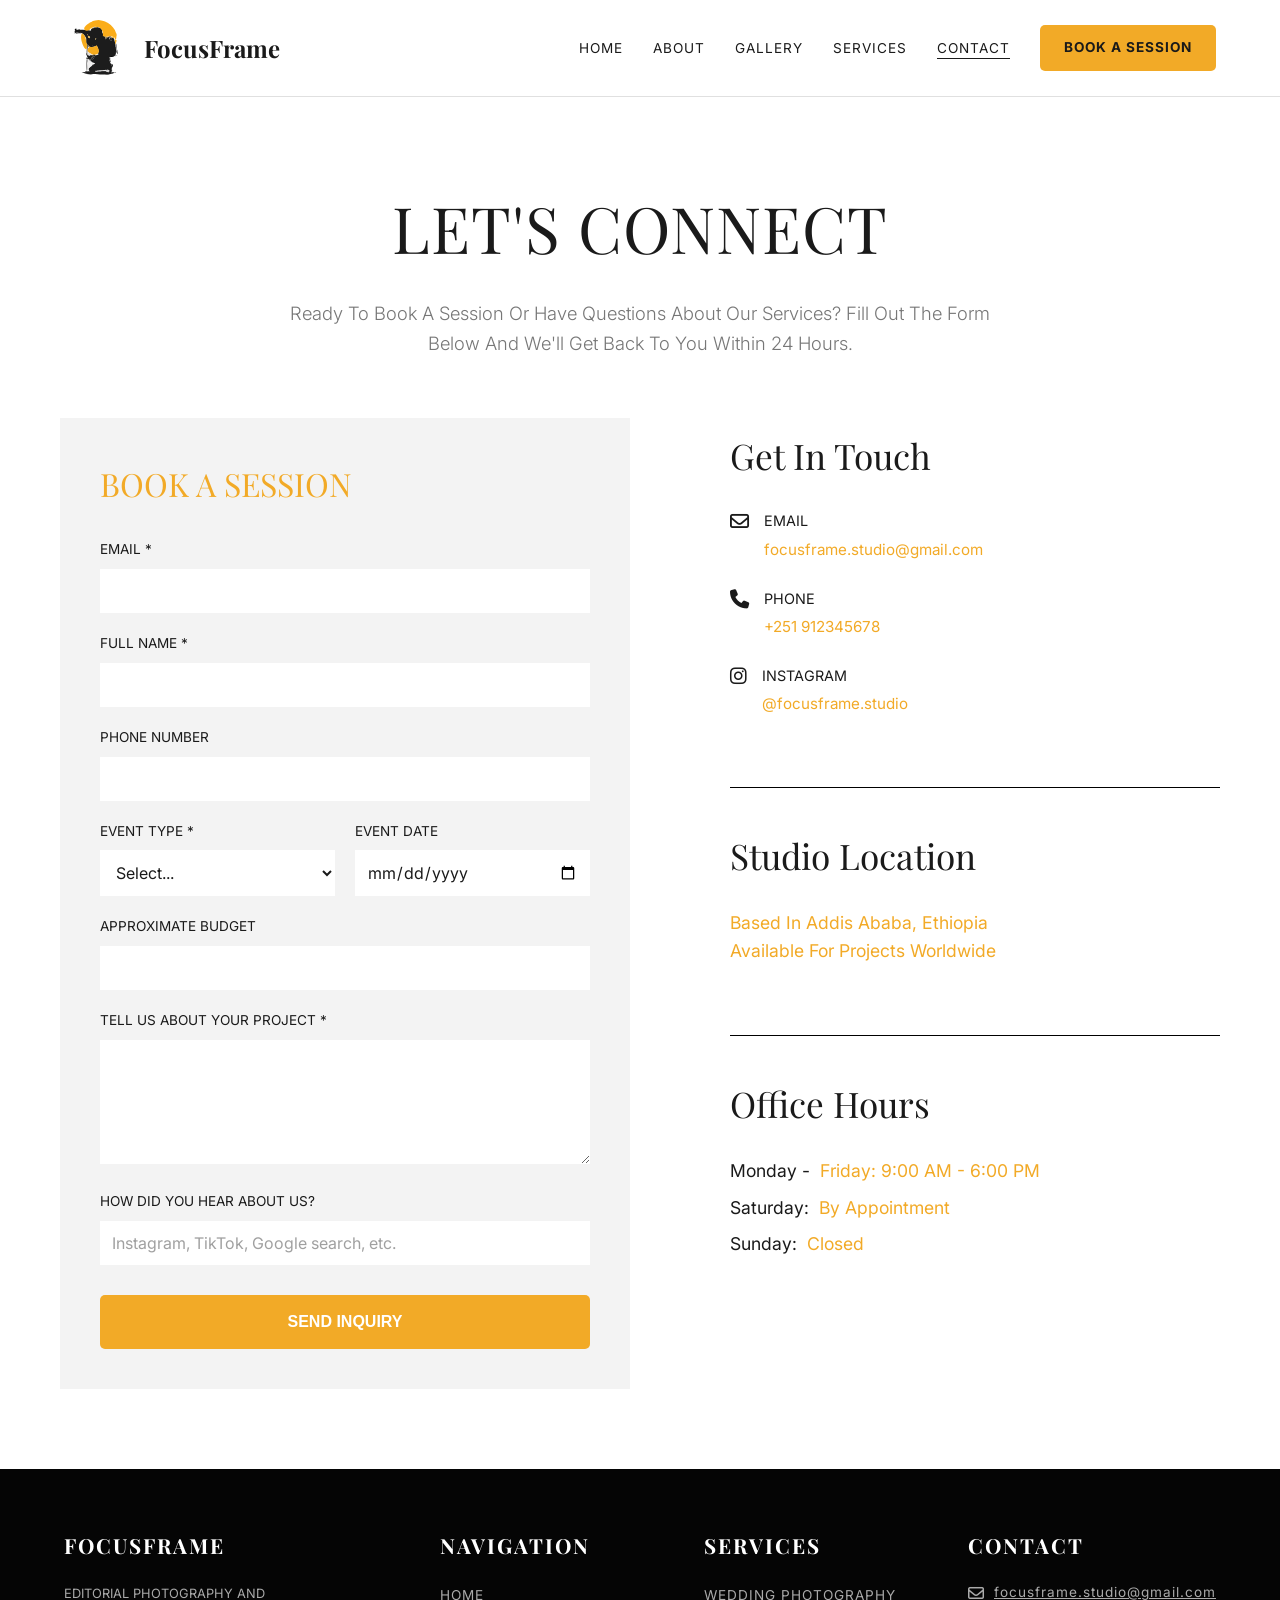
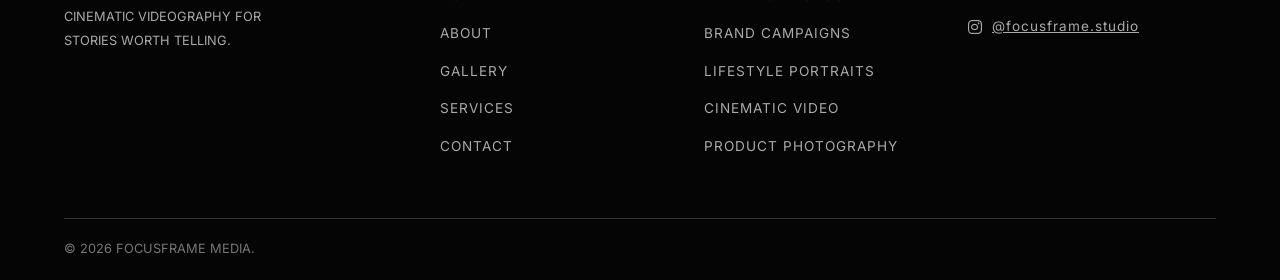
<file: pages/contact.html>
<!DOCTYPE html>
<html lang="en">
<head>
    <meta charset="UTF-8">
    <meta name="viewport" content="width=device-width, initial-scale=1.0">
    <title>FocusFrame - Contact</title>

    <!-- Google Fonts -->
    <link href="https://fonts.googleapis.com/css2?family=Inter:wght@400;500;600&family=Playfair+Display:wght@400;600;700&display=swap" rel="stylesheet">
    <link rel="stylesheet" href="https://cdnjs.cloudflare.com/ajax/libs/font-awesome/6.4.0/css/all.min.css">

    <link rel="stylesheet" href="../styles/contact.css">
    <link rel="stylesheet" href="../styles/header_footer.css">
</head>
<body>

    <!-- Header / Navigation -->
    <header class="site-header">
        <div class="logo">
            <img src="../gallery/Untitled-1.svg" alt="Camera Icon" class="logo-icon">
            <span><a href="../index.html">FocusFrame</a></span>
        </div>
        <nav class="main-nav">
            <ul>
                <li><a href="../index.html">HOME</a></li>
                <li><a href="about.html">ABOUT</a></li>
                <li><a href="gallery.html">GALLERY</a></li>
                <li><a href="services.html">SERVICES</a></li>
                <li><a href="contact.html" class="active">CONTACT</a></li>
            </ul>
            <a href="contact.html" class="btn-primary header-btn">BOOK A SESSION</a>

        </nav>
    </header>

    <!-- Hero Section -->
    <section class="hero">
        <h1>LET'S CONNECT</h1>
        <p>Ready To Book A Session Or Have Questions About Our Services? Fill Out The Form<br>Below And We'll Get Back To You Within 24 Hours.</p>
    </section>

    <!-- Main Content: Form and Info -->
    <main class="contact-container">
        
        <!-- Left Side: Form -->
        <div class="form-section">
            <h2 class="form-title">BOOK A SESSION</h2>
            <form action="#" method="POST">
                <div class="form-group">
                    <label for="email">EMAIL *</label>
                    <input type="email" id="email" name="email" required>
                </div>
                
                <div class="form-group">
                    <label for="fullname">FULL NAME *</label>
                    <input type="text" id="fullname" name="fullname" required>
                </div>

                <div class="form-group">
                    <label for="phone">PHONE NUMBER</label>
                    <input type="tel" id="phone" name="phone">
                </div>

                <div class="form-row">
                    <div class="form-group half-width">
                        <label for="event-type">EVENT TYPE *</label>
                        <select id="event-type" name="event-type" required>
                            <option value="">Select...</option>
                            <option value="wedding">Wedding</option>
                            <option value="brand">Brand/Product</option>
                            <option value="lifestyle">Lifestyle/Portrait</option>
                            <option value="other">Other</option>
                        </select>
                    </div>
                    <div class="form-group half-width">
                        <label for="event-date">EVENT DATE</label>
                        <input type="date" id="event-date" name="event-date">
                    </div>
                </div>

                <div class="form-group">
                    <label for="budget">APPROXIMATE BUDGET</label>
                    <input type="text" id="budget" name="budget">
                </div>

                <div class="form-group">
                    <label for="project-details">TELL US ABOUT YOUR PROJECT *</label>
                    <textarea id="project-details" name="project-details" rows="5" required></textarea>
                </div>

                <div class="form-group">
                    <label for="source">HOW DID YOU HEAR ABOUT US?</label>
                    <input type="text" id="source" name="source" placeholder="Instagram, TikTok, Google search, etc.">
                </div>

                <button type="submit" class="btn-submit">SEND INQUIRY</button>
            </form>
        </div>

        <!-- Right Side: Information -->
        <aside class="info-section">
            
            <div class="info-block">
                <h2>Get In Touch</h2>
                <div class="contact-list">
                    <div class="contact-item">
                        <i class="fa-regular fa-envelope"></i>
                        <div class="item-text">
                            <span class="label">EMAIL</span>
                            <a href="mailto:focusframe.studio@gmail.com" class="highlight">focusframe.studio@gmail.com</a>
                        </div>
                    </div>
                    <div class="contact-item">
                        <i class="fa-solid fa-phone"></i>
                        <div class="item-text">
                            <span class="label">PHONE</span>
                            <a href="tel:+251912345678" class="highlight">+251 912345678</a>
                        </div>
                    </div>
                    <div class="contact-item">
                        <i class="fa-brands fa-instagram"></i>
                        <div class="item-text">
                            <span class="label">INSTAGRAM</span>
                            <a href="https://instagram.com/focusframe.studio" class="highlight">@focusframe.studio</a>
                        </div>
                    </div>
                </div>
            </div>

            <div class="info-block border-top">
                <h2>Studio Location</h2>
                <p class="highlight-text">
                    Based In Addis Ababa, Ethiopia<br>
                    Available For Projects Worldwide
                </p>
            </div>

            <div class="info-block border-top">
                <h2>Office Hours</h2>
                <ul class="hours-list">
                    <li><span class="day">Monday -</span> <span class="highlight-text">Friday: 9:00 AM - 6:00 PM</span></li>
                    <li><span class="day">Saturday:</span> <span class="highlight-text">By Appointment</span></li>
                    <li><span class="day">Sunday:</span> <span class="highlight-text">Closed</span></li>
                </ul>
            </div>

        </aside>
    </main>

    <!-- Footer -->
    <footer class="site-footer">
        <div class="footer-container">
            <div class="footer-col brand-col">
                <h3>FOCUSFRAME</h3>
                <p>EDITORIAL PHOTOGRAPHY AND CINEMATIC VIDEOGRAPHY FOR STORIES WORTH TELLING.</p>
            </div>
            
            <div class="footer-col nav-col">
                <h3>NAVIGATION</h3>
                <ul>
                    <li><a href="../index.html">HOME</a></li>
                    <li><a href="../pages/about.html">ABOUT</a></li>
                    <li><a href="../pages/gallery.html">GALLERY</a></li>
                    <li><a href="../pages/services.html">SERVICES</a></li>
                    <li><a href="../pages/contact.html">CONTACT</a></li>
                </ul>
            </div>

            <div class="footer-col services-col">
                <h3>SERVICES</h3>
                <ul>
                    <li><a href="../pages/services.html#wedding">WEDDING PHOTOGRAPHY</a></li>
                    <li><a href="../pages/services.html#brands">BRAND CAMPAIGNS</a></li>
                    <li><a href="../pages/services.html#lifestyle">LIFESTYLE PORTRAITS</a></li>
                    <li><a href="../pages/services.html#cinematic">CINEMATIC VIDEO</a></li>
                    <li><a href="../pages/services.html#product">PRODUCT PHOTOGRAPHY</a></li>
                </ul>
            </div>

            <div class="footer-col contact-col">
                <h3>CONTACT</h3>
                <ul>
                    <li><i class="fa-regular fa-envelope"></i> <a href="mailto:focusframe.studio@gmail.com">focusframe.studio@gmail.com</a></li>
                    <li><i class="fa-brands fa-instagram"></i> <a href="https://instagram.com/focusframe.studio">@focusframe.studio</a></li>
                </ul>
            </div>
        </div>
        
        <div class="footer-bottom">
            <p>&copy; 2026 FOCUSFRAME MEDIA.</p>
        </div>
    </footer>

</body>
</html>
</file>
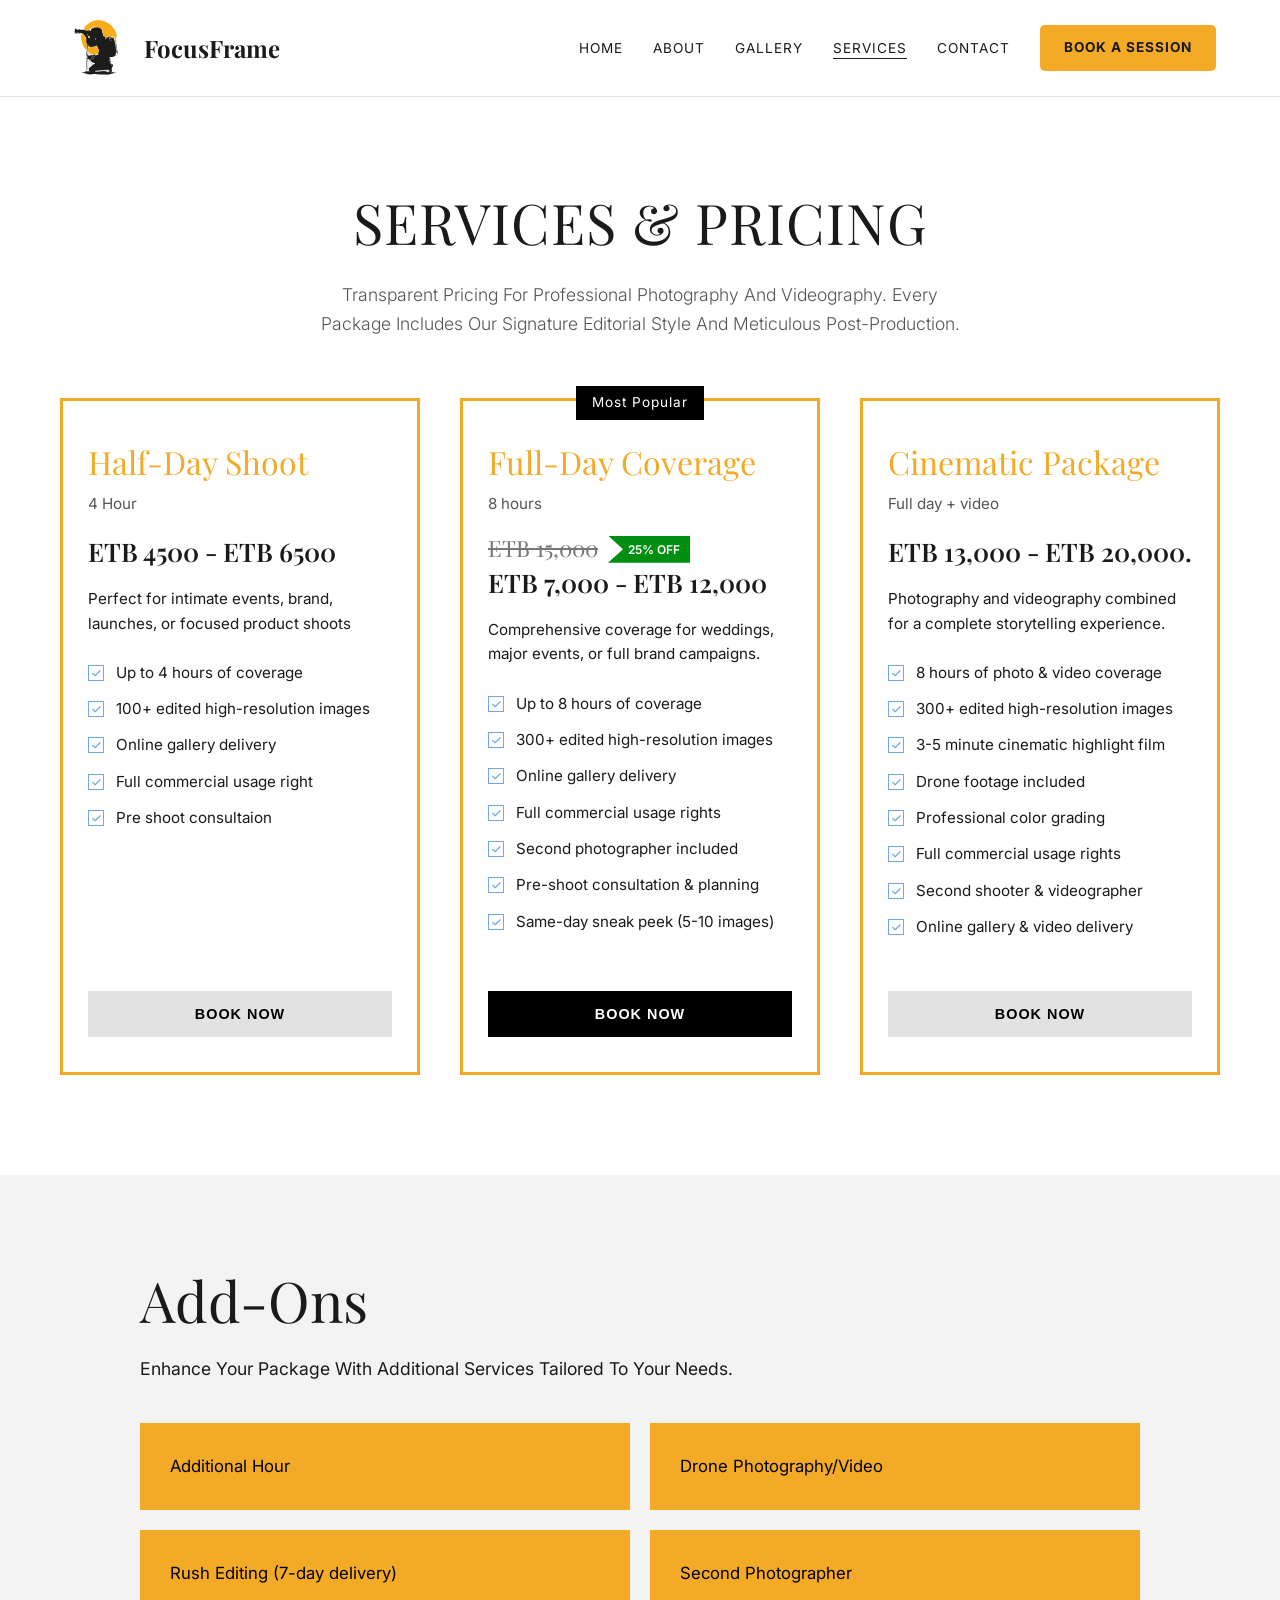
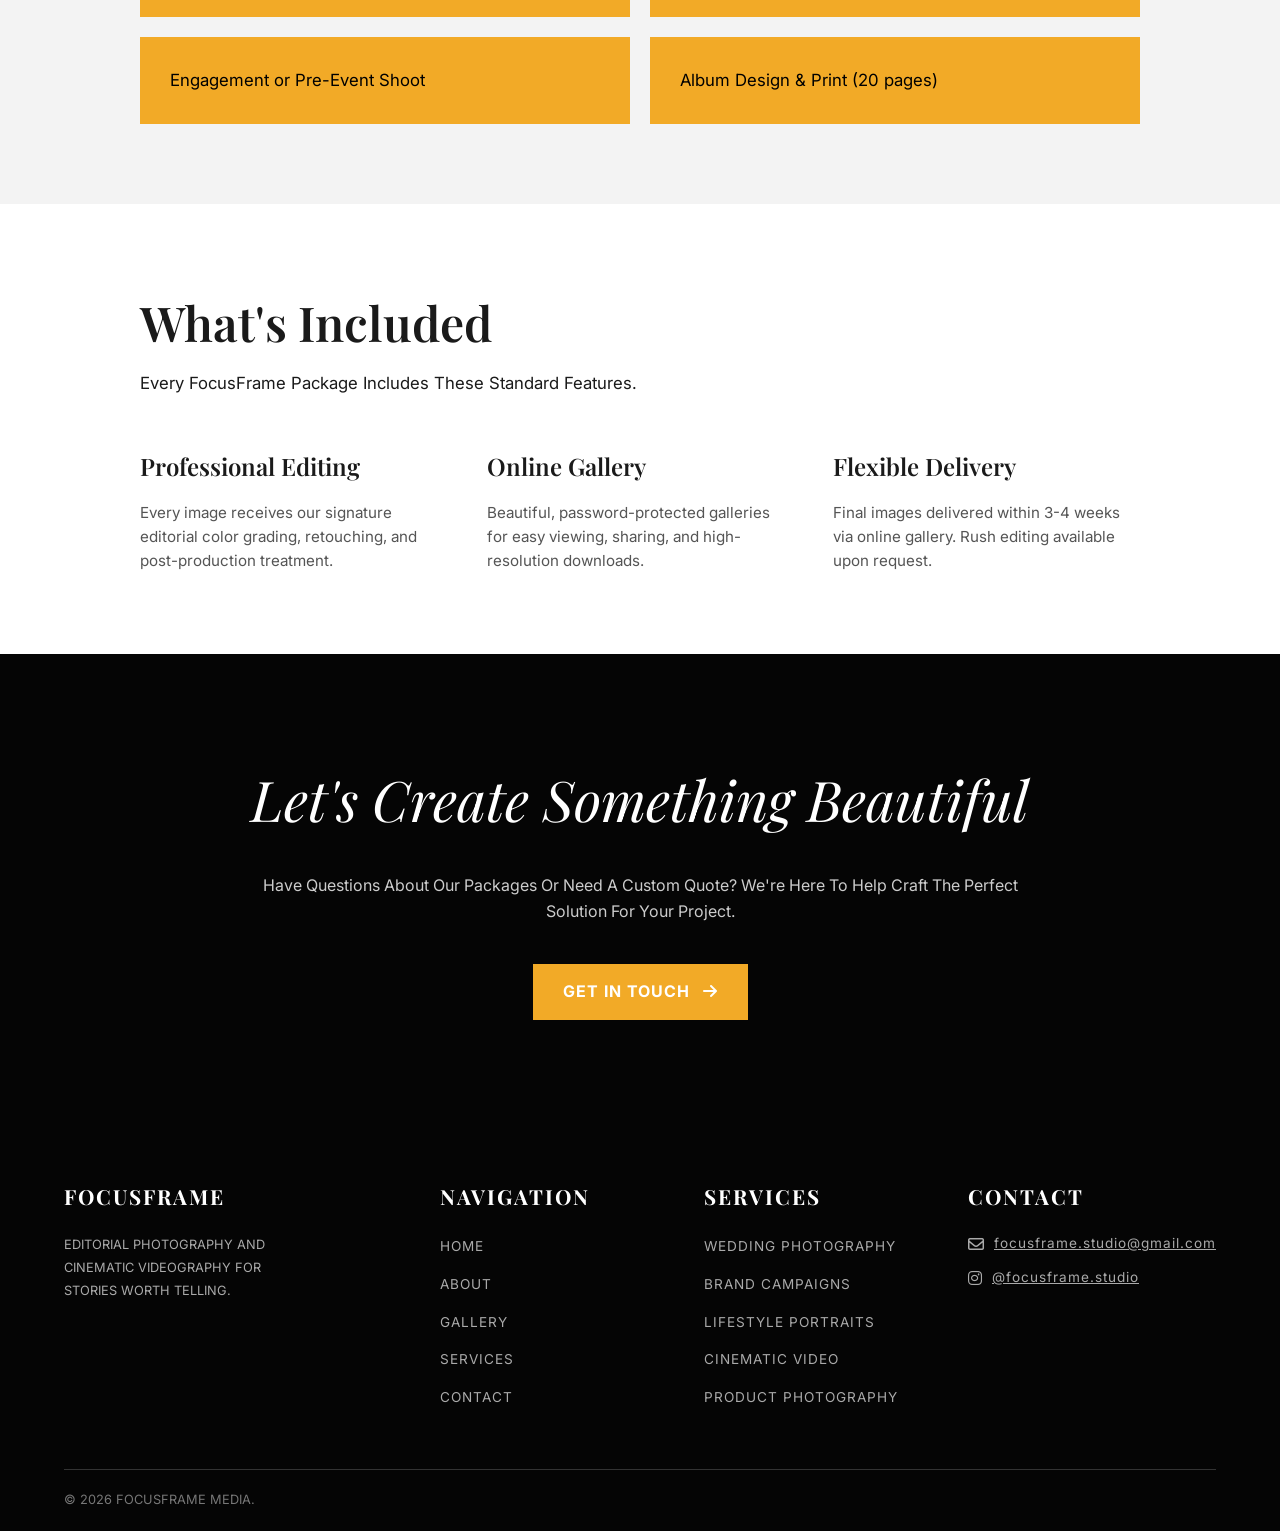
<file: pages/services.html>
<!DOCTYPE html>
<html lang="en">
<head>
    <meta charset="UTF-8">
    <meta name="viewport" content="width=device-width, initial-scale=1.0">
    <title>FocusFrame - Services & Pricing</title>
    <!-- Google Fonts -->
    <link href="https://fonts.googleapis.com/css2?family=Inter:wght@300;400;500;600&family=Playfair+Display:ital,wght@0,400;0,600;0,700;1,400&display=swap" rel="stylesheet">
    <link rel="stylesheet" href="https://cdnjs.cloudflare.com/ajax/libs/font-awesome/6.4.0/css/all.min.css">

    <link rel="stylesheet" href="../styles/services.css">
    <link rel="stylesheet" href="../styles/header_footer.css">
</head>
<body>

    <!-- Header / Navigation -->
    <header class="site-header">
        <div class="logo">
            <img src="../gallery/Untitled-1.svg" alt="Camera Icon" class="logo-icon">
            <span><a href="../index.html">FocusFrame</a></span>
        </div>
        <nav class="main-nav">
            <ul>
                <li><a href="../index.html">HOME</a></li>
                <li><a href="./about.html">ABOUT</a></li>
                <li><a href="./gallery.html">GALLERY</a></li>
                <li><a href="./services.html" class="active">SERVICES</a></li>
                <li><a href="./contact.html">CONTACT</a></li>
            </ul>
        <a href="./contact.html" class="btn-primary header-btn">BOOK A SESSION</a>
        </nav>
    </header>

    <!-- Services Hero Section -->
    <section class="services-hero">
        <h1>SERVICES & PRICING</h1>
        <p>Transparent Pricing For Professional Photography And Videography. Every<br>Package Includes Our Signature Editorial Style And Meticulous Post-Production.</p>
    </section>

    <section class="pricing-container">
        
        <div class="pricing-card">
            <h2 class="package-name">Half-Day Shoot</h2>
            <p class="package-time">4 Hour</p>
            <div class="price">ETB 4500 - ETB 6500</div>
            <p class="package-desc">Perfect for intimate events, brand, launches, or focused product shoots</p>
            
            <ul class="features-list">
                <li><span class="check-box"><i class="fa-solid fa-check"></i></span> Up to 4 hours of coverage</li>
                <li><span class="check-box"><i class="fa-solid fa-check"></i></span> 100+ edited high-resolution images</li>
                <li><span class="check-box"><i class="fa-solid fa-check"></i></span> Online gallery delivery</li>
                <li><span class="check-box"><i class="fa-solid fa-check"></i></span> Full commercial usage right</li>
                <li><span class="check-box"><i class="fa-solid fa-check"></i></span> Pre shoot consultaion</li>
            </ul>
            
            <div class="card-footer">
                <button class="btn-secondary">BOOK NOW</button>
            </div>
        </div>

        <div class="pricing-card popular-card">
            <div class="badge">Most Popular</div>
            <h2 class="package-name">Full-Day Coverage</h2>
            <p class="package-time">8 hours</p>
            
            <div class="price price-discount">
                <span class="original-price">ETB 15,000</span>
                <span class="discount-tag">25% OFF</span>
            </div>
            <div class="price">ETB 7,000 - ETB 12,000</div>
            
            <p class="package-desc">Comprehensive coverage for weddings, major events, or full brand campaigns.</p>
            
            <ul class="features-list">
                <li><span class="check-box"><i class="fa-solid fa-check"></i></span> Up to 8 hours of coverage</li>
                <li><span class="check-box"><i class="fa-solid fa-check"></i></span> 300+ edited high-resolution images</li>
                <li><span class="check-box"><i class="fa-solid fa-check"></i></span> Online gallery delivery</li>
                <li><span class="check-box"><i class="fa-solid fa-check"></i></span> Full commercial usage rights</li>
                <li><span class="check-box"><i class="fa-solid fa-check"></i></span> Second photographer included</li>
                <li><span class="check-box"><i class="fa-solid fa-check"></i></span> Pre-shoot consultation & planning</li>
                <li><span class="check-box"><i class="fa-solid fa-check"></i></span> Same-day sneak peek (5-10 images)</li>
            </ul>
            
            <div class="card-footer">
                <button class="btn-black">BOOK NOW</button>
            </div>
        </div>

        <div class="pricing-card">
            <h2 class="package-name">Cinematic Package</h2>
            <p class="package-time">Full day + video</p>
            <div class="price">ETB 13,000 - ETB 20,000.</div>
            <p class="package-desc">Photography and videography combined for a complete storytelling experience.</p>
            
            <ul class="features-list">
                <li><span class="check-box"><i class="fa-solid fa-check"></i></span> 8 hours of photo & video coverage</li>
                <li><span class="check-box"><i class="fa-solid fa-check"></i></span> 300+ edited high-resolution images</li>
                <li><span class="check-box"><i class="fa-solid fa-check"></i></span> 3-5 minute cinematic highlight film</li>
                <li><span class="check-box"><i class="fa-solid fa-check"></i></span> Drone footage included</li>
                <li><span class="check-box"><i class="fa-solid fa-check"></i></span> Professional color grading</li>
                <li><span class="check-box"><i class="fa-solid fa-check"></i></span> Full commercial usage rights</li>
                <li><span class="check-box"><i class="fa-solid fa-check"></i></span> Second shooter & videographer</li>
                <li><span class="check-box"><i class="fa-solid fa-check"></i></span> Online gallery & video delivery</li>
            </ul>
            
            <div class="card-footer">
                <button class="btn-secondary">BOOK NOW</button>
            </div>
        </div>

    </section>

    <!-- Add-Ons Section -->
    <section class="add-ons-section">
        <div class="add-ons-container">
            <h2>Add-Ons</h2>
            <p>Enhance Your Package With Additional Services Tailored To Your Needs.</p>
            
            <div class="add-ons-grid">
                <div class="add-on-item">Additional Hour</div>
                <div class="add-on-item">Drone Photography/Video</div>
                <div class="add-on-item">Rush Editing (7-day delivery)</div>
                <div class="add-on-item">Second Photographer</div>
                <div class="add-on-item">Engagement or Pre-Event Shoot</div>
                <div class="add-on-item">Album Design & Print (20 pages)</div>
            </div>
        </div>
    </section>

    <!-- What's Included Section -->
    <section class="included-section">
        <div class="included-container">
            <h2>What's Included</h2>
            <p class="included-sub">Every FocusFrame Package Includes These Standard Features.</p>
            
            <div class="included-grid">
                <div class="included-item">
                    <h3>Professional Editing</h3>
                    <p>Every image receives our signature editorial color grading, retouching, and post-production treatment.</p>
                </div>
                <div class="included-item">
                    <h3>Online Gallery</h3>
                    <p>Beautiful, password-protected galleries for easy viewing, sharing, and high-resolution downloads.</p>
                </div>
                <div class="included-item">
                    <h3>Flexible Delivery</h3>
                    <p>Final images delivered within 3-4 weeks via online gallery. Rush editing available upon request.</p>
                </div>
            </div>
        </div>
    </section>

    <!-- Call To Action -->
    <section class="cta-section">
        <h2 class="cta-title">Let's Create Something Beautiful</h2>
        <p>Have Questions About Our Packages Or Need A Custom Quote? We're Here To Help Craft The Perfect<br>Solution For Your Project.</p>
        <a href="../pages/contact.html" class="btn-cta">GET IN TOUCH <i class="fa-solid fa-arrow-right"></i></a>
    </section>

    <!-- Footer -->
    <footer class="site-footer">
        <div class="footer-container">
            <div class="footer-col brand-col">
                <h3>FOCUSFRAME</h3>
                <p>EDITORIAL PHOTOGRAPHY AND CINEMATIC VIDEOGRAPHY FOR STORIES WORTH TELLING.</p>
            </div>
            
            <div class="footer-col nav-col">
                <h3>NAVIGATION</h3>
                <ul>
                    <li><a href="../index.html">HOME</a></li>
                    <li><a href="../pages/about.html">ABOUT</a></li>
                    <li><a href="../pages/gallery.html">GALLERY</a></li>
                    <li><a href="../pages/services.html">SERVICES</a></li>
                    <li><a href="../pages/contact.html">CONTACT</a></li>
                </ul>
            </div>

            <div class="footer-col services-col">
                <h3>SERVICES</h3>
                <ul>
                    <li><a href="../pages/services.html#wedding">WEDDING PHOTOGRAPHY</a></li>
                    <li><a href="../pages/services.html#brand">BRAND CAMPAIGNS</a></li>
                    <li><a href="../pages/services.html#lifestyle">LIFESTYLE PORTRAITS</a></li>
                    <li><a href="../pages/services.html#cinematic">CINEMATIC VIDEO</a></li>
                    <li><a href="../pages/services.html#product">PRODUCT PHOTOGRAPHY</a></li>
                </ul>
            </div>

            <div class="footer-col contact-col">
                <h3>CONTACT</h3>
                <ul>
                    <li><i class="fa-regular fa-envelope"></i> <a href="mailto:focusframe.studio@gmail.com">focusframe.studio@gmail.com</a></li>
                    <li><i class="fa-brands fa-instagram"></i> <a href="https://instagram.com/focusframe.studio">@focusframe.studio</a></li>
                </ul>
            </div>
        </div>
        
        <div class="footer-bottom">
            <p>&copy; 2026 FOCUSFRAME MEDIA.</p>
        </div>
        <div class="footer-stripe"></div>
    </footer>

</body>
</html>
</file>
<file: styles/contact.css>
/* --- Variables & Reset --- */
:root {
    --primary-color: #f2aa27; /* Golden yellow/orange */
    --text-dark: #1a1a1a;
    --text-light: #555555;
    --bg-light: #ffffff;
    --bg-gray: #f3f3f3;
    --footer-bg: #050505;
    
    --font-heading: 'Playfair Display', serif;
    --font-body: 'Inter', sans-serif;
}

* {
    margin: 0;
    padding: 0;
    box-sizing: border-box;
}

body {
    font-family: var(--font-body);
    color: var(--text-dark);
    background-color: var(--bg-light);
    line-height: 1.6;
}

a {
    text-decoration: none;
    color: inherit;
}

ul {
    list-style: none;
}


/* --- Hero Section --- */
.hero {
    text-align: center;
    padding: 80px 20px 60px; }

@keyframes slideUpFade {
    0% {
        opacity: 0;
        transform: translateY(40px); 
    }
    100% {
        opacity: 1;
        transform: translateY(0); 
    }
}

.hero h1 {
    font-family: var(--font-heading);
    font-size: 4rem; 
    font-weight: 400; 
    margin-bottom: 20px;
    letter-spacing: 1px;
    
    opacity: 0;
    animation: slideUpFade 0.8s ease-out forwards;
}

.hero p {
    font-size: 1.15rem;
    color: #777777; 
    font-weight: 300;
    max-width: 750px;
    margin: 0 auto;
    line-height: 1.6;
    
    opacity: 0; 
    animation: slideUpFade 0.8s ease-out forwards; 
}

/* --- Main Layout --- */
.contact-container {
    display: flex;
    max-width: 1200px;
    margin: 0 auto 80px;
    padding: 0 20px;
    gap: 100px;
}

/* --- Horizontal Slide Animations --- */
@keyframes slideRightToLeft {
    0% {
        opacity: 0;
        transform: translateX(40px); 
    }
    100% {
        opacity: 1;
        transform: translateX(0);
    }
}

@keyframes slideLeftToRight {
    0% {
        opacity: 0;
        transform: translateX(-40px); 
    }
    100% {
        opacity: 1;
        transform: translateX(0); 
    }
}

/* --- Left: Form Section --- */
.form-section {
    flex: 1;
    background-color: var(--bg-gray);
    padding: 40px;

    opacity: 0; 
    animation: slideRightToLeft 0.8s ease-out 0.1s forwards; 
}

.form-title {
    font-family: var(--font-heading);
    color: var(--primary-color);
    font-size: 2rem;
    font-weight: 400;
    margin-bottom: 30px;
}

.form-group {
    margin-bottom: 20px;
}

.form-group label {
    display: block;
    font-size: 0.85rem;
    margin-bottom: 8px;
    color: var(--text-dark);
    text-transform: uppercase;
}

/* Updated to include select */
.form-group input,
.form-group textarea,
.form-group select {
    width: 100%;
    padding: 12px;
    border: none;
    background-color: white;
    font-family: var(--font-body);
    font-size: 1rem;
    color: var(--text-dark);
}

/* Custom styling to ensure the dropdown arrows look clean across browsers */
.form-group select {
    cursor: pointer;
    appearance: auto;
}

/* Focus styles updated to include select */
.form-group input:focus,
.form-group textarea:focus,
.form-group select:focus {
    outline: 2px solid var(--primary-color);
}

/* Styling for placeholders */
::placeholder {
    color: #a0a0a0;
    opacity: 1;
}

.form-row {
    display: flex;
    gap: 20px;
}

.half-width {
    flex: 1;
}

.btn-submit {
    width: 100%;
    background-color: var(--primary-color);
    color: white;
    padding: 18px;
    font-size: 1rem;
    font-weight: 700;
    border: none;
    cursor: pointer;
    margin-top: 10px;
    text-transform: uppercase;
    transition: background 0.3s;
    border-radius: 5px;
}

.btn-submit:hover {
    background-color: #d99620;
}

/* --- Right: Info Section --- */
.info-section {
    flex: 1;
    padding: 10px 0;

    opacity: 0; 
    animation: slideLeftToRight 0.8s ease-out 0.1s forwards;   
}

.info-block {
    margin-bottom: 40px;
    padding-bottom: 30px;
}

.border-top {
    border-top: 1px solid #000;
    padding-top: 40px;
}

.info-block h2 {
    font-family: var(--font-heading);
    font-size: 2.2rem;
    font-weight: 400;
    margin-bottom: 25px;
}

.contact-list {
    display: flex;
    flex-direction: column;
    gap: 25px;
}

.contact-item {
    display: flex;
    align-items: flex-start;
    gap: 15px;
}

.contact-item i {
    font-size: 1.2rem;
    margin-top: 3px;
}

.item-text {
    display: flex;
    flex-direction: column;
}

.item-text .label {
    text-transform: uppercase;
    font-size: 0.9rem;
    margin-bottom: 5px;
}

.highlight {
    color: var(--primary-color);
    font-size: 0.95rem;
}

.highlight:hover {
    text-decoration: underline;
}

.highlight-text {
    color: var(--primary-color);
    font-size: 1.1rem;
    line-height: 1.6;
}

.hours-list li {
    font-size: 1.1rem;
    margin-bottom: 8px;
}

.hours-list .day {
    color: var(--text-dark);
    margin-right: 5px;
}


/* --- Responsive Design --- */
@media (max-width: 900px) {
    .contact-container {
        flex-direction: column;
    }
    
    .footer-container {
        grid-template-columns: 1fr 1fr;
    }
}

@media (max-width: 768px) {
    .site-header {
        flex-direction: column;
        gap: 20px;
    }
    
    .main-nav ul {
        flex-wrap: wrap;
        justify-content: center;
        gap: 15px;
    }
    
    .form-row {
        flex-direction: column;
        gap: 0;
    }
    
    .footer-container {
        grid-template-columns: 1fr;
        text-align: center;
    }
    
    .brand-col p {
        margin: 0 auto;
    }

    .contact-col li {
        justify-content: center;
    }
}
</file>
<file: styles/header_footer.css>
:root {
    --primary-color: #f2aa27; 
    --text-dark:     #1a1a1a;
    --text-light:    #555555;
    --bg-light:      #ffffff;
    --bg-gray:       #f3f3f3;
    --footer-bg:     #050505;
    
    --font-heading:  'Playfair Display', serif;
    --font-body:     'Inter', sans-serif;
}

* {
    margin: 0;
    padding: 0;
    box-sizing: border-box;
}

body {
    font-family: var(--font-body);
    color: var(--text-dark);
    background-color: var(--bg-light);
    line-height: 1.6;
}

a {
    text-decoration: none;
    color: inherit;
}

ul {
    list-style: none;
}

.btn-primary {
    background-color: var(--primary-color);
    color: white;
    padding: 12px 24px;
    font-size: 0.85rem;
    font-weight: 700;
    text-transform: uppercase;
    letter-spacing: 1px;
    border: none;
    border-radius: 5px;
    cursor: pointer;
    transition: background 0.3s;
}

.btn-primary:hover {
    background-color: #d99620;
}

.site-header {
    display: flex;
    justify-content: space-between;
    align-items: center;
    padding: 20px 5%;
    border-bottom: 1px solid #e0e0e0;
    position: sticky;
    top: 0;
    background-color: var(--bg-light);
    z-index: 1000;
    margin: 0 auto;


}

/* Brand Logo */
.logo {
    display: flex;
    align-items: center;
    gap: 10px;
    font-family: var(--font-heading);
    font-size: 1.5rem;
    font-weight: 700;
    
}

.logo img {
    border-radius: 50%;
    width: 70px;
}

.logo i {
    color: var(--text-dark);
    font-size: 1.8rem;
}

/* Navigation Menu */
.main-nav {
    display: flex;
    align-items: center;
    gap: 30px;
}

.main-nav ul {
    display: flex;
    gap: 30px;
}

.main-nav a {
    font-size: 0.85rem;
    letter-spacing: 1px;
    color: var(--text-dark);
    position: relative;
}

.main-nav a.active {
    border-bottom: 1px solid var(--text-dark);
    padding-bottom: 2px;
}

.site-footer {
    background-color: var(--footer-bg);
    color: white;
    padding: 60px 5% 20px;
}

.footer-container {
    max-width: 1400px;
    margin: 0 auto;
    display: grid;
    grid-template-columns: 1.5fr 1fr 1fr 1fr;
    gap: 40px;
    margin-bottom: 60px;
}

/* Footer Columns */
.footer-col h3 {
    font-family: var(--font-heading);
    font-size: 1.3rem;
    letter-spacing: 2px;
    margin-bottom: 20px;
}

.footer-col ul {
    display: flex;
    flex-direction: column;
    gap: 12px;
}

.footer-col a {
    color: #aaaaaa;
    font-size: 0.85rem;
    text-transform: uppercase;
    letter-spacing: 1px;
    transition: color 0.3s;
}

.footer-col a:hover {
    color: var(--primary-color);
}

/* Specific Column Adjustments */
.brand-col p {
    color: #aaaaaa;
    font-size: 0.8rem;
    line-height: 1.8;
    max-width: 250px;
}

.contact-col li {
    display: flex;
    align-items: center;
    gap: 10px;
    color: #aaaaaa;
}

.contact-col a {
    text-transform: none;
    text-decoration: underline;
}

/* Copyright Bar */
.footer-bottom {
    max-width: 1400px;
    margin: 0 auto;
    border-top: 1px solid #333333;
    padding-top: 20px;
    font-size: 0.8rem;
    color: #777777;
}
   
/* Tablet View */
@media (max-width: 900px) {
    .footer-container {
        grid-template-columns: repeat(2, 1fr);
        gap: 50px 30px;
    }
}

/* Mobile View */
@media (max-width: 768px) {
    .site-header {
        flex-direction: column;
        gap: 20px;
        padding: 20px 5%;
    }

    .main-nav {
        width: 100%;
        justify-content: center;
    }

    .main-nav ul {
        flex-wrap: wrap; 
        justify-content: center;
        gap: 15px 20px;
    }

    .btn-primary {
        width: 100%;
        text-align: center;
        max-width: 300px; 
    }

    /* Footer Responsive */
    .footer-container {
        grid-template-columns: 1fr;
        text-align: center;
        gap: 40px;
    }

    .brand-col p {
        margin: 0 auto;
    }

    .contact-col li {
        justify-content: center;
    }

    .footer-bottom {
        text-align: center;
    }
}

/* Small Mobile View */
@media (max-width: 480px) {
    .site-header {
        padding-top: 30px;
    }
    
    .main-nav ul {
        flex-direction: column;
        align-items: center;
        gap: 15px;
    }
}
</file>
<file: styles/services.css>
/* --- Variables & Reset --- */
:root {
    --primary-color: #f2aa27; /* Golden yellow/orange */
    --text-dark: #1a1a1a;
    --text-light: #555555;
    --bg-light: #ffffff;
    --bg-gray: #dfdfdf; /* Match Add-on bg */
    --footer-bg: #050505;
    --green-tag: #008f11;
    --btn-grey: #e2e2e2;
    --blue-check: #6ea7f0;
    
    --font-heading: 'Playfair Display', serif;
    --font-body: 'Inter', sans-serif;
}

* {
    margin: 0;
    padding: 0;
    box-sizing: border-box;
}

body {
    font-family: var(--font-body);
    color: var(--text-dark);
    background-color: var(--bg-light);
    line-height: 1.6;
}

a { text-decoration: none; color: inherit; }
ul { list-style: none; }


/* --- Hero Section & Animation --- */
@keyframes slideUpFade {
    0% { opacity: 0; transform: translateY(30px); }
    100% { opacity: 1; transform: translateY(0); }
}

.services-hero {
    text-align: center;
    padding: 80px 20px 60px;
}

.services-hero h1 {
    font-family: var(--font-heading);
    font-size: 3.5rem;
    font-weight: 400;
    margin-bottom: 15px;
    letter-spacing: 1px;
    opacity: 0;
    animation: slideUpFade 0.8s ease-out forwards;
}

.services-hero p {
    font-size: 1.1rem;
    color: var(--text-light);
    max-width: 800px;
    margin: 0 auto;
    font-weight: 300;
    opacity: 0;
    animation: slideUpFade 0.8s ease-out 0.2s forwards;
}

/* --- Pricing Cards Section --- */
.pricing-container {
    max-width: 1200px;
    margin: 0 auto 100px;
    display: flex;
    justify-content: center;
    align-items: stretch; /* Make them equal height where possible */
    gap: 40px;
    padding: 0 20px;
}

.pricing-card {
    flex: 1;
    border: 3px solid var(--primary-color);
    padding: 35px 25px;
    background-color: white;
    position: relative;
    display: flex;
    flex-direction: column;
}

/* The Popular Card Badge */
.popular-card .badge {
    position: absolute;
    top: -15px;
    left: 50%;
    transform: translateX(-50%);
    background-color: black;
    color: white;
    padding: 6px 16px;
    font-size: 0.85rem;
    letter-spacing: 1px;
}

.package-name {
    font-family: var(--font-heading);
    color: var(--primary-color);
    font-size: 2rem;
    font-weight: 400;
    margin-bottom: 5px;
}

.package-time {
    font-size: 0.95rem;
    color: var(--text-light);
    margin-bottom: 15px;
}

.price {
    font-family: var(--font-heading);
    font-size: 1.6rem;
    font-weight: 600;
    margin-bottom: 15px;
}

.price-discount {
    margin-bottom: -5px; /* Pull it closer to the main price */
    font-size: 1.4rem;
    display: flex;
    align-items: center;
    gap: 10px;
}

.original-price {
    text-decoration: line-through;
    color: #777;
    font-weight: 400;
}

.discount-tag {
    background-color: var(--green-tag);
    color: white;
    font-family: var(--font-body);
    font-size: 0.75rem;
    font-weight: 600;
    padding: 4px 10px 4px 20px; /* Extra left padding for the cutout */
    position: relative;
    /* Creates the ribbon point on the left side */
    clip-path: polygon(15px 50%, 0% 0%, 100% 0%, 100% 100%, 0% 100%);
}

.package-desc {
    font-size: 0.95rem;
    margin-bottom: 25px;
    color: var(--text-dark);
}

.features-list {
    margin-bottom: 40px;
    flex-grow: 1; /* Pushes button to bottom */
}

.features-list li {
    display: flex;
    align-items: flex-start;
    gap: 12px;
    margin-bottom: 12px;
    font-size: 0.95rem;
    color: var(--text-dark);
}

/* Custom Checkbox Design */
.check-box {
    display: inline-flex;
    justify-content: center;
    align-items: center;
    width: 16px;
    height: 16px;
    border: 1px solid var(--blue-check);
    color: var(--blue-check);
    font-size: 10px;
    margin-top: 4px; /* Align with text */
    flex-shrink: 0;
}

.card-footer {
    text-align: center;
    margin-top: auto;
}

.btn-secondary, .btn-black {
    width: 100%;
    padding: 15px;
    font-size: 0.9rem;
    font-weight: 600;
    border: none;
    cursor: pointer;
    transition: all 0.3s ease;
    letter-spacing: 1px;
}

.btn-secondary {
    background-color: var(--btn-grey);
    color: black;
}
.btn-secondary:hover { background-color: #d0d0d0; }

.btn-black {
    background-color: black;
    color: white;
}
.btn-black:hover { background-color: #333; }

/* --- Add-Ons Section --- */
.add-ons-section {
    background-color: var(--bg-gray);
    padding: 80px 20px;
}

.add-ons-container {
    max-width: 1000px; /* Slightly narrower than max width */
    margin: 0 auto;
}

.add-ons-container h2 {
    font-family: var(--font-heading);
    font-size: 3.5rem;
    font-weight: 400;
    margin-bottom: 10px;
}

.add-ons-container p {
    font-size: 1.1rem;
    color: var(--text-dark);
    margin-bottom: 40px;
}

.add-ons-grid {
    display: grid;
    grid-template-columns: 1fr 1fr;
    gap: 20px;
}

.add-on-item {
    background-color: var(--primary-color);
    padding: 30px;
    font-size: 1.05rem;
    color: black;
}

/* --- What's Included Section --- */
.included-section {
    padding: 80px 20px;
}

.included-container {
    max-width: 1000px;
    margin: 0 auto;
}

.included-container h2 {
    font-family: var(--font-heading);
    font-size: 3rem;
    font-weight: 600; /* Bolder in image */
    margin-bottom: 10px;
}

.included-sub {
    font-size: 1.05rem;
    margin-bottom: 50px;
}

.included-grid {
    display: grid;
    grid-template-columns: repeat(3, 1fr);
    gap: 40px;
}

.included-item h3 {
    font-family: var(--font-heading);
    font-size: 1.5rem;
    font-weight: 600;
    margin-bottom: 15px;
}

.included-item p {
    font-size: 0.95rem;
    color: var(--text-light);
}

/* --- CTA Section --- */
.cta-section {
    background-color: var(--footer-bg);
    color: white;
    text-align: center;
    padding: 100px 20px;
}

.cta-title {
    font-family: var(--font-heading);
    font-size: 3.5rem;
    font-weight: 400;
    font-style: italic; /* Important for this section */
    margin-bottom: 30px;
}

.cta-section p {
    font-size: 1rem;
    color: #cccccc;
    margin-bottom: 40px;
}

.btn-cta {
    display: inline-block;
    background-color: var(--primary-color);
    color: white;
    padding: 15px 30px;
    font-weight: 700;
    letter-spacing: 1px;
    transition: 0.3s;
}

.btn-cta i { margin-left: 8px; }
.btn-cta:hover { background-color: #d99620; }



/* --- Responsive Design --- */
@media (max-width: 1024px) {
    .pricing-container { flex-direction: column; align-items: center; }
    .pricing-card { width: 100%; max-width: 500px; }
    .popular-card .badge { top: auto; bottom: 100%; margin-bottom: 3px; } /* Prevents overlapping on stacked */
}

@media (max-width: 768px) {
    .site-header { flex-direction: column; gap: 20px; }
    .main-nav ul { flex-wrap: wrap; justify-content: center; gap: 15px; }
    .services-hero h1, .add-ons-container h2, .included-container h2, .cta-title { font-size: 2.5rem; }
    
    .add-ons-grid { grid-template-columns: 1fr; }
    .included-grid { grid-template-columns: 1fr; gap: 30px; }
    
    .footer-container { grid-template-columns: 1fr; text-align: center; }
    .brand-col p { margin: 0 auto; }
    .contact-col li { justify-content: center; }
}
</file>
